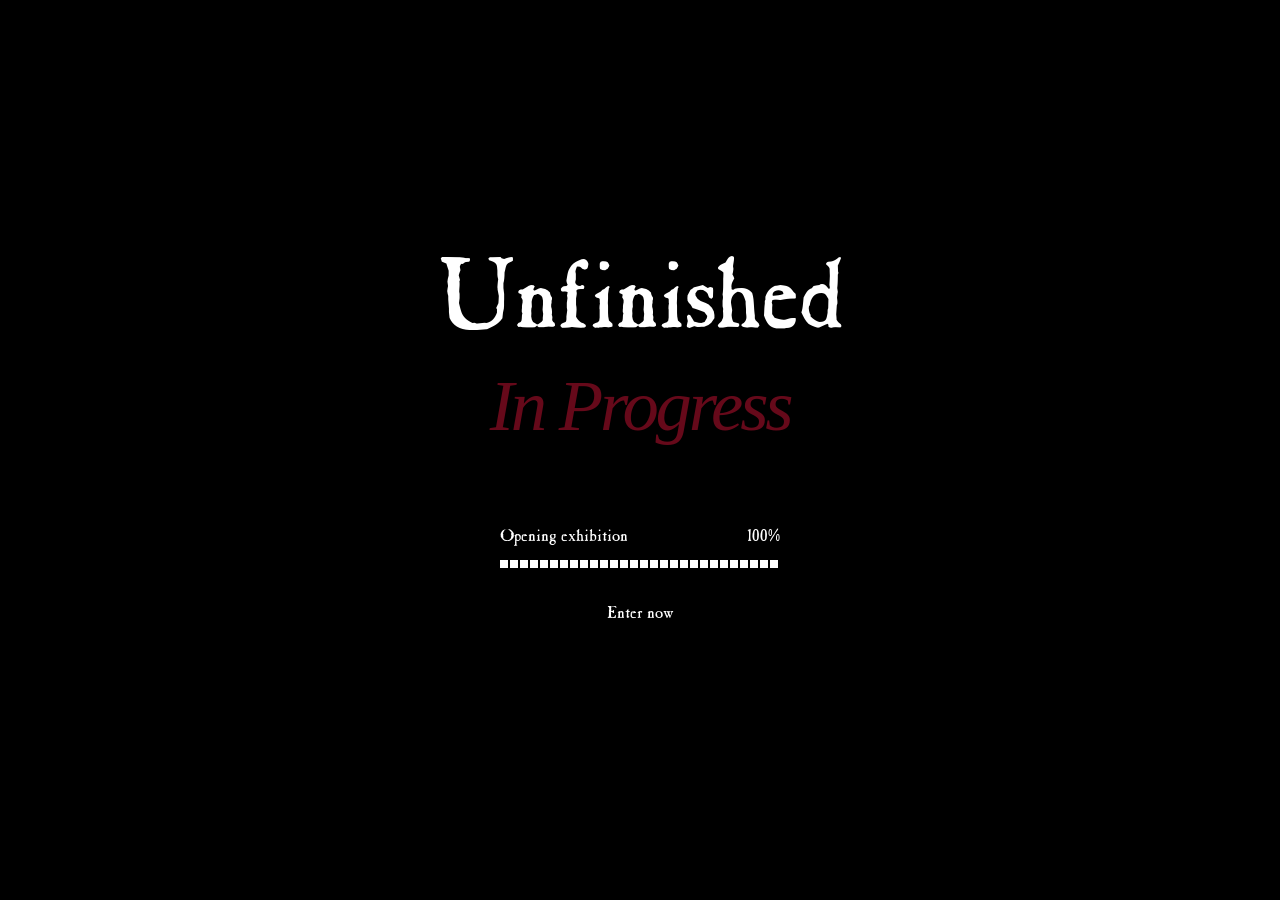
<file: index.html>
<!doctype html>
<html lang="en">
<head>
  <meta charset="utf-8">
  <meta name="viewport" content="width=device-width, initial-scale=1">
  <!-- HTML opens the exhibition eight seconds after this page finishes loading. -->
  <meta http-equiv="refresh" content="8; url=exhibit.html">
  <link rel="stylesheet" href="style.css">
  <title>Entering · Unfinished / In Progress</title>
</head>
<body class="entrance-page">
  <main class="entrance">
    <div class="entrance-title">
      <h1><span class="unfinished-word"><span class="flow-word">Unfinished</span></span> <span class="sr-only">/</span><em class="script"><span class="flow-word">In</span> <span class="flow-word">Progress</span></em></h1>
    </div>

    <div class="entrance-status">
      <div class="meter" style="--stop: 100; --time: none ">
        <p class="meter-label"><span><span class="flow-word">Opening</span> <span class="flow-word">exhibition</span></span> <span class="number flow-word" aria-hidden="true"></span></p>
        <div class="track" aria-hidden="true"><span></span></div>
      </div>
      <p class="sr-only">The exhibition opens automatically. You can also enter now.</p>
      <a class="quiet-link" href="exhibit.html"><span><span class="flow-word">Enter</span> <span class="flow-word">now</span></span></a>
    </div>
  </main>
</body>
</html>
</file>
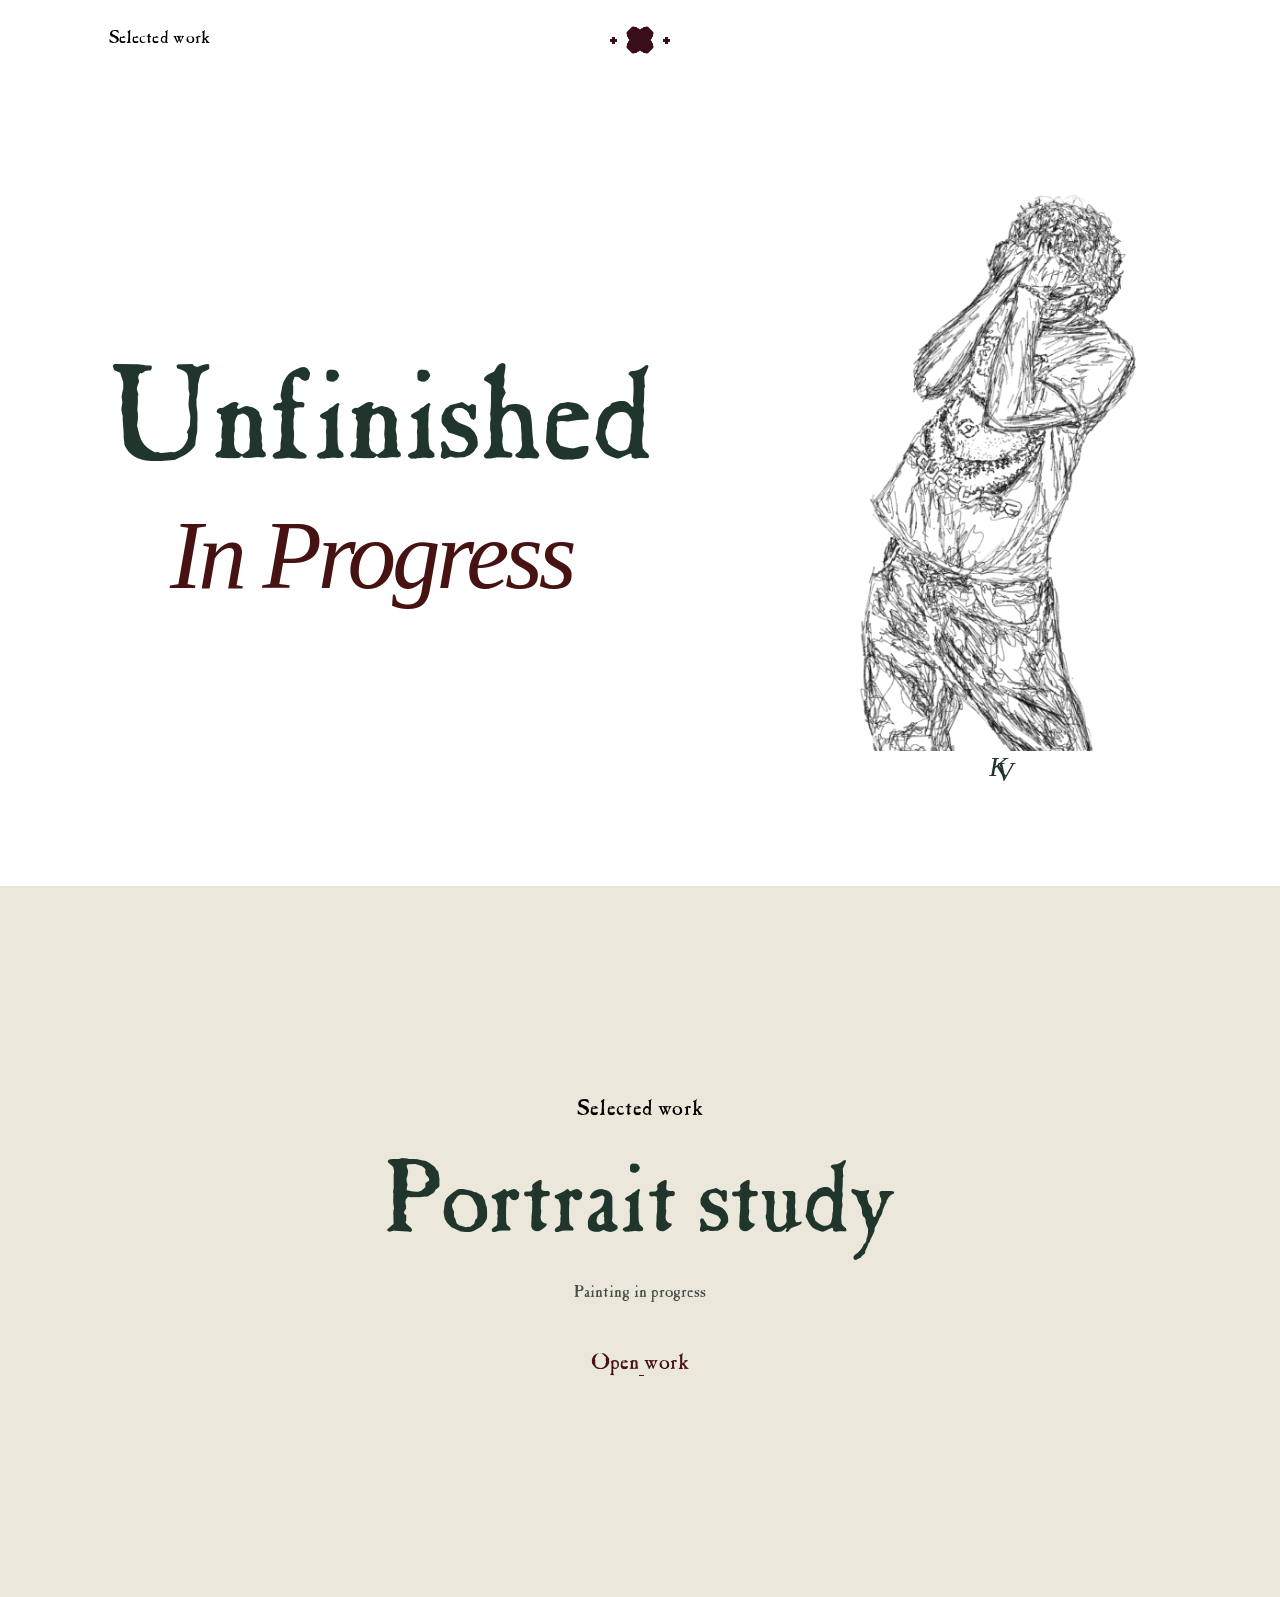
<file: exhibit.html>
<!doctype html>
<html lang="en" class="gallery-page">
<head>
  <meta charset="utf-8">
  <meta name="viewport" content="width=device-width, initial-scale=1">
  <link rel="stylesheet" href="style.css">
  <style>@media (prefers-reduced-motion: no-preference) { @view-transition { navigation: auto; } }</style>
  <title>Exhibition · Unfinished / In Progress</title>
</head>
<body>
  <header class="site-bar page-width">
    <span class="header-ornament" aria-hidden="true"><i></i><i></i><i></i></span>
    
    <nav aria-label="Exhibition">
      <a class="selected-type" href="#selected"><span><span class="flow-word">Selected</span> <span class="flow-word">work</span></span></a>
    </nav>
  </header>

  <main>
    <section class="gallery-intro page-width" aria-labelledby="show-title">
      <div>
        <h1 id="show-title" class="exhibit-title">
          <span class="unfinished-word"><span class="flow-word">Unfinished</span></span><span class="sr-only"> / </span>
          <em class="script"><span class="flow-word">In</span> <span class="flow-word">Progress</span></em>
        </h1>
      </div>

      <figure class="artist-portrait">
        <div class="drawing-window">
          <img src="images/self-portrait.png" width="1536" height="2048"
               alt="Kevin Vasquez drawn standing with both hands covering his face.">
        </div>
        <figcaption>
          <span class="plate-initials script" role="img" aria-label="KV, Kevin Vasquez">K<span>V</span></span>
        </figcaption>
      </figure>
    </section>

    <section id="selected" class="selected-work scroll-words" aria-labelledby="work-title">
      <div class="page-width">
        <p class="eyebrow selected-type"><span class="flow-word">Selected</span> <span class="flow-word">work</span></p>
        <h2 id="work-title" class="gather"><span class="flow-word">Portrait</span> <span class="flow-word">study</span></h2>
        <div class="work-entry">
          <p><span class="flow-word">Painting</span> <span class="flow-word">in</span> <span class="flow-word">progress</span></p>
          <a class="open-work" href="portrait.html"><span><span class="flow-word">Open</span> <span class="flow-word">work</span></span></a>
        </div>
      </div>
    </section>
  </main>
</body>
</html>
</file>
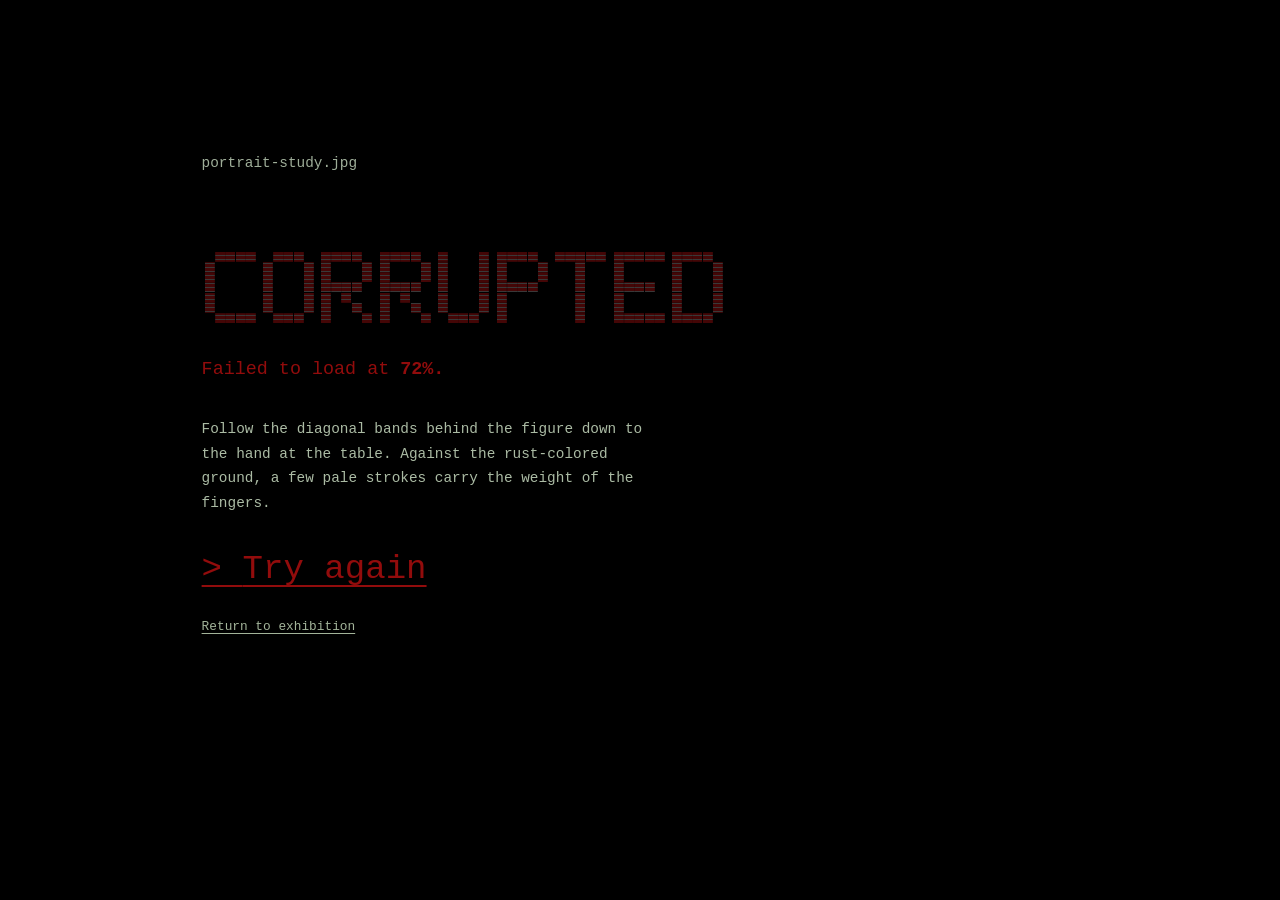
<file: portrait.html>
<!doctype html>
<html lang="en">
<head>
  <meta charset="utf-8">
  <meta name="viewport" content="width=device-width, initial-scale=1">
  <link rel="stylesheet" href="style.css">
  <style>@media (prefers-reduced-motion: no-preference) { @view-transition { navigation: auto; } }</style>
  <title>Portrait study  Unfinished / In Progress</title>
</head>
<body class="work-page">
  <div class="link-departure" aria-hidden="true"><span class="open-work">Open work</span></div>
  <header class="site-bar page-width">
    <span class="header-ornament" aria-hidden="true"><i></i><i></i><i></i></span>
    <a href="exhibit.html#selected"><span aria-hidden="true">←</span> <span><span class="scramble-word"><span class="scramble-text">Exhibition</span><span class="scramble-echo" aria-hidden="true" data-mix="Ebiitnhiox" data-near="Exhibtiion"></span></span></span></a>
    <span class="artist-name"><span class="scramble-word"><span class="scramble-text">Kevin</span><span class="scramble-echo" aria-hidden="true" data-mix="nvieK" data-near="Kevni"></span></span> <span class="scramble-word"><span class="scramble-text">Vasquez</span><span class="scramble-echo" aria-hidden="true" data-mix="uqVzesa" data-near="Vaqsuez"></span></span></span>
  </header>

  <!-- The meter stops at this number. Match the text in the error heading below. -->
  <main class="viewing-room page-width" style="--stop: 72">
    <h1 class="sr-only">Portrait study</h1>

    <!-- Try again links here. This section only appears when the URL ends in #artwork. -->
    <section id="artwork" class="recovered" tabindex="-1" aria-label="Recovered portrait">
      <form class="recovered-layout" autocomplete="off">
        <div class="framed-art">
          <div class="image-stage" role="group" aria-label="Six portrait fragments" aria-describedby="fragment-hint">
            <!-- Change src, alt, width, and height together if you replace the painting. -->
            <img src="images/portrait-study.jpg" width="1080" height="1360"
                 alt="Painted portrait of a man with glasses leaning over a table. Warm browns and rust reds frame the pale strokes of his hand.">
            <div class="tiles">
              <label class="tile" style="--wait: 120ms">
                <input type="checkbox" aria-label="Cover upper left fragment">
                <span class="cover" aria-hidden="true"><span class="scramble-word"><span class="scramble-text">Reveal</span><span class="scramble-echo" aria-hidden="true" data-mix="elavRe" data-near="eRveal"></span></span></span>
              </label>
              <label class="tile" style="--wait: 470ms">
                <input type="checkbox" aria-label="Cover upper middle fragment">
                <span class="cover" aria-hidden="true"><span class="scramble-word"><span class="scramble-text">Reveal</span><span class="scramble-echo" aria-hidden="true" data-mix="elavRe" data-near="eRveal"></span></span></span>
              </label>
              <label class="tile" style="--wait: 0ms">
                <input type="checkbox" aria-label="Cover upper right fragment">
                <span class="cover" aria-hidden="true"><span class="scramble-word"><span class="scramble-text">Reveal</span><span class="scramble-echo" aria-hidden="true" data-mix="elavRe" data-near="eRveal"></span></span></span>
              </label>
              <label class="tile" style="--wait: 650ms">
                <input type="checkbox" aria-label="Cover lower left fragment">
                <span class="cover" aria-hidden="true"><span class="scramble-word"><span class="scramble-text">Reveal</span><span class="scramble-echo" aria-hidden="true" data-mix="elavRe" data-near="eRveal"></span></span></span>
              </label>
              <label class="tile" style="--wait: 250ms">
                <input type="checkbox" aria-label="Cover lower middle fragment">
                <span class="cover" aria-hidden="true"><span class="scramble-word"><span class="scramble-text">Reveal</span><span class="scramble-echo" aria-hidden="true" data-mix="elavRe" data-near="eRveal"></span></span></span>
              </label>
              <label class="tile" style="--wait: 380ms">
                <input type="checkbox" aria-label="Cover lower right fragment">
                <span class="cover" aria-hidden="true"><span class="scramble-word"><span class="scramble-text">Reveal</span><span class="scramble-echo" aria-hidden="true" data-mix="elavRe" data-near="eRveal"></span></span></span>
              </label>
            </div>
          </div>
        </div>

        <div class="wall-label scroll-words">
          <p class="label-credit script">Kevin Vasquez</p>
          <p class="label-medium"><span class="scramble-word"><span class="scramble-text">Painting</span><span class="scramble-echo" aria-hidden="true" data-mix="ntaniPgi" data-near="aPinting"></span></span> <span class="scramble-word"><span class="scramble-text">in</span><span class="scramble-echo" aria-hidden="true" data-mix="ni" data-near="in"></span></span> <span class="scramble-word"><span class="scramble-text">progress</span><span class="scramble-echo" aria-hidden="true" data-mix="rpeosrgs" data-near="rpogress"></span></span></p>
          <h2><span class="scramble-word"><span class="scramble-text">Portrait</span><span class="scramble-echo" aria-hidden="true" data-mix="trPorait" data-near="Portarit"></span></span> <span class="scramble-word"><span class="scramble-text">study</span><span class="scramble-echo" aria-hidden="true" data-mix="tusdy" data-near="stduy"></span></span></h2>
          <p class="statement-copy">
          <span class="scramble-word"><span class="scramble-text">Follow</span><span class="scramble-echo" aria-hidden="true" data-mix="ollwoF" data-near="Flolow"></span></span>
          <span class="scramble-word"><span class="scramble-text">the</span><span class="scramble-echo" aria-hidden="true" data-mix="teh" data-near="teh"></span></span>
          <span class="scramble-word"><span class="scramble-text">diagonal</span><span class="scramble-echo" aria-hidden="true" data-mix="londaaig" data-near="diaognal"></span></span>
          <span class="scramble-word"><span class="scramble-text">bands</span><span class="scramble-echo" aria-hidden="true" data-mix="nsbda" data-near="badns"></span></span>
          <span class="scramble-word"><span class="scramble-text">behind</span><span class="scramble-echo" aria-hidden="true" data-mix="idhenb" data-near="bheind"></span></span>
          <span class="scramble-word"><span class="scramble-text">the</span><span class="scramble-echo" aria-hidden="true" data-mix="teh" data-near="teh"></span></span>
          <span class="scramble-word"><span class="scramble-text">figure</span><span class="scramble-echo" aria-hidden="true" data-mix="rgieuf" data-near="fiugre"></span></span>
          <span class="scramble-word"><span class="scramble-text">down</span><span class="scramble-echo" aria-hidden="true" data-mix="odwn" data-near="dwon"></span></span>
          <span class="scramble-word"><span class="scramble-text">to</span><span class="scramble-echo" aria-hidden="true" data-mix="ot" data-near="to"></span></span>
          <span class="scramble-word"><span class="scramble-text">the</span><span class="scramble-echo" aria-hidden="true" data-mix="teh" data-near="teh"></span></span>
          <span class="scramble-word"><span class="scramble-text">hand</span><span class="scramble-echo" aria-hidden="true" data-mix="adnh" data-near="ahnd"></span></span>
          <span class="scramble-word"><span class="scramble-text">at</span><span class="scramble-echo" aria-hidden="true" data-mix="ta" data-near="at"></span></span>
          <span class="scramble-word"><span class="scramble-text">the</span><span class="scramble-echo" aria-hidden="true" data-mix="teh" data-near="teh"></span></span>
          <span class="scramble-word"><span class="scramble-text">table.</span><span class="scramble-echo" aria-hidden="true" data-mix="lbtae." data-near="tabel."></span></span>
          <span class="scramble-word"><span class="scramble-text">Against</span><span class="scramble-echo" aria-hidden="true" data-mix="Asintga" data-near="gAainst"></span></span>
          <span class="scramble-word"><span class="scramble-text">the</span><span class="scramble-echo" aria-hidden="true" data-mix="teh" data-near="teh"></span></span>
          <span class="scramble-word"><span class="scramble-text">rust-colored</span><span class="scramble-echo" aria-hidden="true" data-mix="oroc-ustlder" data-near="rust-oclored"></span></span>
          <span class="scramble-word"><span class="scramble-text">ground,</span><span class="scramble-echo" aria-hidden="true" data-mix="donugr," data-near="rgound,"></span></span>
          <span class="scramble-word"><span class="scramble-text">a</span><span class="scramble-echo" aria-hidden="true" data-mix="a" data-near="a"></span></span>
          <span class="scramble-word"><span class="scramble-text">few</span><span class="scramble-echo" aria-hidden="true" data-mix="fwe" data-near="fwe"></span></span>
          <span class="scramble-word"><span class="scramble-text">pale</span><span class="scramble-echo" aria-hidden="true" data-mix="apel" data-near="plae"></span></span>
          <span class="scramble-word"><span class="scramble-text">strokes</span><span class="scramble-echo" aria-hidden="true" data-mix="ostkres" data-near="srtokes"></span></span>
          <span class="scramble-word"><span class="scramble-text">carry</span><span class="scramble-echo" aria-hidden="true" data-mix="ayrcr" data-near="crary"></span></span>
          <span class="scramble-word"><span class="scramble-text">the</span><span class="scramble-echo" aria-hidden="true" data-mix="teh" data-near="teh"></span></span>
          <span class="scramble-word"><span class="scramble-text">weight</span><span class="scramble-echo" aria-hidden="true" data-mix="eigtwh" data-near="weigth"></span></span>
          <span class="scramble-word"><span class="scramble-text">of</span><span class="scramble-echo" aria-hidden="true" data-mix="fo" data-near="of"></span></span>
          <span class="scramble-word"><span class="scramble-text">the</span><span class="scramble-echo" aria-hidden="true" data-mix="teh" data-near="teh"></span></span>
          <span class="scramble-word"><span class="scramble-text">fingers.</span><span class="scramble-echo" aria-hidden="true" data-mix="gnisfer." data-near="fingres."></span></span>
        </p>
          <p class="fragment-hint" id="fragment-hint"><span class="scramble-word"><span class="scramble-text">Tap</span><span class="scramble-echo" aria-hidden="true" data-mix="pTa" data-near="aTp"></span></span> <span class="scramble-word"><span class="scramble-text">a</span><span class="scramble-echo" aria-hidden="true" data-mix="a" data-near="a"></span></span> <span class="scramble-word"><span class="scramble-text">piece</span><span class="scramble-echo" aria-hidden="true" data-mix="ciepe" data-near="peice"></span></span> <span class="scramble-word"><span class="scramble-text">to</span><span class="scramble-echo" aria-hidden="true" data-mix="ot" data-near="to"></span></span> <span class="scramble-word"><span class="scramble-text">cover</span><span class="scramble-echo" aria-hidden="true" data-mix="ovrec" data-near="coevr"></span></span> <span class="scramble-word"><span class="scramble-text">it.</span><span class="scramble-echo" aria-hidden="true" data-mix="ti." data-near="it."></span></span> <span class="scramble-word"><span class="scramble-text">Tap</span><span class="scramble-echo" aria-hidden="true" data-mix="pTa" data-near="aTp"></span></span> <span class="scramble-word"><span class="scramble-text">again</span><span class="scramble-echo" aria-hidden="true" data-mix="niaga" data-near="agani"></span></span> <span class="scramble-word"><span class="scramble-text">to</span><span class="scramble-echo" aria-hidden="true" data-mix="ot" data-near="to"></span></span> <span class="scramble-word"><span class="scramble-text">bring</span><span class="scramble-echo" aria-hidden="true" data-mix="nirgb" data-near="birng"></span></span> <span class="scramble-word"><span class="scramble-text">it</span><span class="scramble-echo" aria-hidden="true" data-mix="ti" data-near="it"></span></span> <span class="scramble-word"><span class="scramble-text">back.</span><span class="scramble-echo" aria-hidden="true" data-mix="bakc." data-near="bakc."></span></span></p>
          <a class="quiet-link" href="portrait.html?note#statement"><span><span class="scramble-word"><span class="scramble-text">Read</span><span class="scramble-echo" aria-hidden="true" data-mix="dRae" data-near="eRad"></span></span> <span class="scramble-word"><span class="scramble-text">statement</span><span class="scramble-echo" aria-hidden="true" data-mix="mateentst" data-near="sattement"></span></span></span></a>
          <button class="quiet-link" type="reset"><span><span class="scramble-word"><span class="scramble-text">Show</span><span class="scramble-echo" aria-hidden="true" data-mix="howS" data-near="Shwo"></span></span> <span class="scramble-word"><span class="scramble-text">every</span><span class="scramble-echo" aria-hidden="true" data-mix="eyrev" data-near="evrey"></span></span> <span class="scramble-word"><span class="scramble-text">piece</span><span class="scramble-echo" aria-hidden="true" data-mix="ciepe" data-near="peice"></span></span></span></button>
        </div>
      </form>
    </section>

    <div class="attempt">
      <section id="statement" class="boot-error" tabindex="-1" aria-labelledby="failure">
        <div class="boot-log">
          <p class="boot-file">portrait-study.jpg</p>
          <h2 id="failure">Corrupted</h2>
          <p class="boot-status">Failed to load at <strong>72%.</strong></p>
          <p class="boot-statement">
          <span class="scramble-word"><span class="scramble-text">Follow</span><span class="scramble-echo" aria-hidden="true" data-mix="ollwoF" data-near="Flolow"></span></span>
          <span class="scramble-word"><span class="scramble-text">the</span><span class="scramble-echo" aria-hidden="true" data-mix="teh" data-near="teh"></span></span>
          <span class="scramble-word"><span class="scramble-text">diagonal</span><span class="scramble-echo" aria-hidden="true" data-mix="londaaig" data-near="diaognal"></span></span>
          <span class="scramble-word"><span class="scramble-text">bands</span><span class="scramble-echo" aria-hidden="true" data-mix="nsbda" data-near="badns"></span></span>
          <span class="scramble-word"><span class="scramble-text">behind</span><span class="scramble-echo" aria-hidden="true" data-mix="idhenb" data-near="bheind"></span></span>
          <span class="scramble-word"><span class="scramble-text">the</span><span class="scramble-echo" aria-hidden="true" data-mix="teh" data-near="teh"></span></span>
          <span class="scramble-word"><span class="scramble-text">figure</span><span class="scramble-echo" aria-hidden="true" data-mix="rgieuf" data-near="fiugre"></span></span>
          <span class="scramble-word"><span class="scramble-text">down</span><span class="scramble-echo" aria-hidden="true" data-mix="odwn" data-near="dwon"></span></span>
          <span class="scramble-word"><span class="scramble-text">to</span><span class="scramble-echo" aria-hidden="true" data-mix="ot" data-near="to"></span></span>
          <span class="scramble-word"><span class="scramble-text">the</span><span class="scramble-echo" aria-hidden="true" data-mix="teh" data-near="teh"></span></span>
          <span class="scramble-word"><span class="scramble-text">hand</span><span class="scramble-echo" aria-hidden="true" data-mix="adnh" data-near="ahnd"></span></span>
          <span class="scramble-word"><span class="scramble-text">at</span><span class="scramble-echo" aria-hidden="true" data-mix="ta" data-near="at"></span></span>
          <span class="scramble-word"><span class="scramble-text">the</span><span class="scramble-echo" aria-hidden="true" data-mix="teh" data-near="teh"></span></span>
          <span class="scramble-word"><span class="scramble-text">table.</span><span class="scramble-echo" aria-hidden="true" data-mix="lbtae." data-near="tabel."></span></span>
          <span class="scramble-word"><span class="scramble-text">Against</span><span class="scramble-echo" aria-hidden="true" data-mix="Asintga" data-near="gAainst"></span></span>
          <span class="scramble-word"><span class="scramble-text">the</span><span class="scramble-echo" aria-hidden="true" data-mix="teh" data-near="teh"></span></span>
          <span class="scramble-word"><span class="scramble-text">rust-colored</span><span class="scramble-echo" aria-hidden="true" data-mix="oroc-ustlder" data-near="rust-oclored"></span></span>
          <span class="scramble-word"><span class="scramble-text">ground,</span><span class="scramble-echo" aria-hidden="true" data-mix="donugr," data-near="rgound,"></span></span>
          <span class="scramble-word"><span class="scramble-text">a</span><span class="scramble-echo" aria-hidden="true" data-mix="a" data-near="a"></span></span>
          <span class="scramble-word"><span class="scramble-text">few</span><span class="scramble-echo" aria-hidden="true" data-mix="fwe" data-near="fwe"></span></span>
          <span class="scramble-word"><span class="scramble-text">pale</span><span class="scramble-echo" aria-hidden="true" data-mix="apel" data-near="plae"></span></span>
          <span class="scramble-word"><span class="scramble-text">strokes</span><span class="scramble-echo" aria-hidden="true" data-mix="ostkres" data-near="srtokes"></span></span>
          <span class="scramble-word"><span class="scramble-text">carry</span><span class="scramble-echo" aria-hidden="true" data-mix="ayrcr" data-near="crary"></span></span>
          <span class="scramble-word"><span class="scramble-text">the</span><span class="scramble-echo" aria-hidden="true" data-mix="teh" data-near="teh"></span></span>
          <span class="scramble-word"><span class="scramble-text">weight</span><span class="scramble-echo" aria-hidden="true" data-mix="eigtwh" data-near="weigth"></span></span>
          <span class="scramble-word"><span class="scramble-text">of</span><span class="scramble-echo" aria-hidden="true" data-mix="fo" data-near="of"></span></span>
          <span class="scramble-word"><span class="scramble-text">the</span><span class="scramble-echo" aria-hidden="true" data-mix="teh" data-near="teh"></span></span>
          <span class="scramble-word"><span class="scramble-text">fingers.</span><span class="scramble-echo" aria-hidden="true" data-mix="gnisfer." data-near="fingres."></span></span>
        </p>
          <a class="retry" href="portrait.html#artwork">Try again</a>
          <a class="boot-back" href="exhibit.html#selected">Return to exhibition</a>
        </div>
      </section>

      <section class="work-loading" aria-label="Opening the portrait">
        <div class="loading-frame" aria-hidden="true">
          <img class="blurred-print" src="images/portrait-study.jpg" alt="" width="1080" height="1360">
          <span class="loading-orbit" aria-hidden="true"><i></i><i></i><i></i></span>
        </div>
        <div class="meter">
          <p class="meter-label"><span><span class="scramble-word"><span class="scramble-text">Loading</span><span class="scramble-echo" aria-hidden="true" data-mix="nadgLio" data-near="Lodaing"></span></span> <span class="scramble-word"><span class="scramble-text">portrait</span><span class="scramble-echo" aria-hidden="true" data-mix="irprotat" data-near="oprtrait"></span></span></span> <span class="number" aria-hidden="true"></span></p>
          <div class="track" aria-hidden="true"><span></span></div>
        </div>
        <a class="quiet-link" href="portrait.html?note#statement"><span><span class="scramble-word"><span class="scramble-text">Read</span><span class="scramble-echo" aria-hidden="true" data-mix="dRae" data-near="eRad"></span></span> <span class="scramble-word"><span class="scramble-text">statement</span><span class="scramble-echo" aria-hidden="true" data-mix="mateentst" data-near="sattement"></span></span> <span class="scramble-word"><span class="scramble-text">now</span><span class="scramble-echo" aria-hidden="true" data-mix="own" data-near="nwo"></span></span></span></a>
      </section>
    </div>
  </main>
</body>
</html>
</file>
<file: style.css>
/* The title font sits inside the fonts folder beside this stylesheet. */
@font-face {
  font-family: "Casablanca Antique";
  src: url("fonts/cas_antn.ttf") format("truetype");
  font-weight: 400;
  font-style: normal;
  font-display: swap;
}

@font-face {
  font-family: "Exhibit Bitmap"; src: url("fonts/exhibit-bitmap.ttf") format("truetype"); font-display: swap;
}
@font-face {
  font-family: "Exhibit Small Caps"; src: url("fonts/lmromancaps10-regular.otf") format("opentype"); font-display: swap;
}
@font-face {
  font-family: "Exhibit Italic"; src: url("fonts/lmroman12-italic.otf") format("opentype"); font-style: italic; font-display: swap;
}

/* 1. Gallery materials and shared type */
:root {
  --ornament-color: #390f1b;
  --ornament-gap: 8px;
  --casablanca: "Casablanca Antique", var(--serif);
  --study-font: "Exhibit Italic", var(--serif);
  --pixel-font: "Exhibit Bitmap", ui-monospace, monospace;
  --drawing-width: clamp(3.4rem, 12svh, 7.4rem);
  --hero-time: 2.8s;
  --flow-time: 1.15s;
  --light-strength: .36;
  --paper: #ffffff;
  --mat: #ebe7da;
  --ink: #20352c;
  --muted: #454c46;
  --wine: #461212;
  --rule: #b9b9aa;
  --serif: "Times New Roman", Times, serif;
  --sans: -apple-system, BlinkMacSystemFont, "Segoe UI", Arial, sans-serif;
  --time: 1.85s;
  --hold: 0.95s;
}
* { box-sizing: border-box; }
html { color-scheme: light; background: var(--paper); }
body {
  isolation: isolate;
  margin: 0;
  background: var(--paper);
  color: var(--ink);
  font: 1rem/1.5 var(--sans);
}
a { color: inherit; text-underline-offset: .22em; }
button, input { font: inherit; }
a:focus-visible, button:focus-visible {
  outline: 2px solid currentColor;
  outline-offset: 5px;
}
h1, h2, p { margin: 0; }
h1, h2 { font-family: var(--serif); font-weight: 400; }
.unfinished-word {
  font-family: var(--casablanca);
  font-weight: 400;
  letter-spacing: -.02em;
}
.script {
  font-family: "Snell Roundhand", "Edwardian Script ITC", "Monotype Corsiva", "Segoe Script", "Apple Chancery",
               "URW Chancery L", "Z003", "Times New Roman", serif;
  font-weight: 400;
  font-style: italic;
  font-synthesis: none;
}
.sr-only {
  position: absolute;
  width: 1px;
  height: 1px;
  margin: -1px;
  overflow: hidden;
  clip-path: inset(50%);
  white-space: nowrap;
}
.page-width { width: min(83%, 72rem); margin-inline: auto; }
.site-bar {
  min-height: 5rem;
  display: flex;
  justify-content: space-between;
  align-items: center;
  gap: 1rem;
  position: relative;
  font-size: .9rem;
}
.site-bar a, .quiet-link {
  min-height: 64px;
  display: inline-flex;
  align-items: center;
  gap: .45rem;
  text-decoration: none;
}
.site-bar a:hover, .quiet-link:hover { text-decoration: underline; }
.artist-name { font-weight: 550; letter-spacing: 0; }
.eyebrow {
  font: 600 .76rem/1.5 var(--sans);
  letter-spacing: .1em;
  text-transform: uppercase;
}
.quiet-link { width: fit-content; font-size: .84rem; }

/* 2. A shared percentage meter. Changing the integer moves the line and number together. */
@property --reading {
  syntax: "<integer>";
  inherits: true;
  initial-value: 0;
}
.meter {
  --reading: var(--stop);
  width: min(100%, 18rem);
}
.meter-label {
  display: flex;
  align-items: baseline;
  justify-content: space-between;
  gap: 1.2rem;
  margin-bottom: .6rem;
  font-size: .875rem;
}
.number { font-family: ui-monospace, Consolas, monospace; font-variant-numeric: tabular-nums; }
.number::after {
  counter-reset: reading var(--reading);
  content: counter(reading) "%";
}
.track { height: 2px; background: var(--track-color, var(--rule)); }
.track > span {
  display: block;
  width: calc(var(--reading) * 1%);
  height: 100%;
  background: currentColor;
}
@keyframes count-up {
  from { --reading: 0; }
  to   { --reading: var(--stop); }
}
@media (prefers-reduced-motion: no-preference) {
  .gallery-page { scroll-behavior: smooth; }
  .meter { animation: count-up var(--time) cubic-bezier(.22,.62,.34,1) both; }
}

/* 3. The entrance. The actual page change is in index.html. */
.entrance-page { background: #000000; color: var(--paper); }
.entrance {
  --track-color: #505050;
  min-height: 100vh;
  min-height: 100svh;
  display: grid;
  place-content: center;
  justify-items: center;
  row-gap: clamp(2.4rem, 9vh, 6rem);
  padding: 2rem 1.25rem;
  text-align: center;
}
.boot-prompt { display: block; margin-bottom: 1.5rem; color: #d9b3ba; font: 400 1.1rem/1.2 var(--casablanca); }
.entrance h1 { font: 400 clamp(3.25rem, 8vw, 7rem)/1.04 var(--casablanca); }
.entrance h1 .script { display: block; color: #66091a; margin-top: .1em; font-size: .71em; letter-spacing: -.044em; }
.entrance-status { width: min(17.5rem, 80vw); }
.entrance-status .meter-label, .entrance-status .number, .entrance-status .quiet-link { font: 400 1.1rem/1.5 var(--casablanca); }
.entrance-status .quiet-link { margin-top: .85rem; color: #fff; }
.entrance-status .track { height: 8px; position: relative; }
.entrance-status .track::after { content: ""; position: absolute; inset: 0; background: repeating-linear-gradient(90deg, transparent 0 8px, #000000 8px 10px); }
@keyframes cursor-pulse { 0%, 45% { opacity: 1; } 55%, 100% { opacity: .2; } }
@media (prefers-reduced-motion: no-preference) {
  .entrance-status .meter { animation-timing-function: steps(25, end); }
  .pixel-cursor { animation: cursor-pulse 1s step-end 8; }
}

/* 4. The exhibition title and the artist's drawing share the opening screen. */
.gallery-intro {
  display: grid;
  grid-template-columns: minmax(0, 1fr) 32%;
  gap: clamp(.8rem, 3.8vw, 3.75rem);
  align-items: center;
  min-height: 77vh;
  min-height: 77svh;
  padding-block: clamp(3rem, 8vw, 7rem);
}
.exhibit-title {
  font-size: clamp(3.65rem, 10.7vw, 9.5rem);
  letter-spacing: -.067em;
  line-height: .88;
}
.exhibit-title .script {
  display: block;
  color: var(--wine);
  width: fit-content;
  margin: .05em 0 0 .63em;
  font-size: .71em;
  line-height: 1.2;
  letter-spacing: -.044em;
}

.artist-portrait { width: 100%; margin: 0; display: grid; justify-items: center; }
.drawing-window { position: relative; width: min(100%, 320px); aspect-ratio: 1080 / 1920; overflow: hidden; }
.drawing-window img {
  display: block; position: absolute; width: 220.69%; height: auto;
  left: -48.28%; top: -48.38%;
}
.plate-initials { display: inline-block; position: relative; font-size: 1.7rem; line-height: 1.2; }
.plate-initials > span { position: relative; top: .18em; margin-left: -.4em; }
@keyframes gallery-arrival {
  from { opacity: 0; transform: translateY(.6rem); }
  to { opacity: 1; transform: none; }
}
@media (prefers-reduced-motion: no-preference) {
  .artist-portrait { animation: gallery-arrival var(--hero-time) ease-out both; }
}
/* The ornament is a cluster of three four-petal rosettes floating in the header. */
.header-ornament {
  position: absolute; left: 50%; top: 50%; transform: translate(-50%, -50%);
  display: flex; gap: var(--ornament-gap); align-items: center; color: var(--ornament-color); pointer-events: none;
}
.header-ornament i {
  width: 7px; aspect-ratio: 1;
  background:
    radial-gradient(ellipse 25% 31% at 50% 25%, currentColor 94%, transparent),
    radial-gradient(ellipse 25% 31% at 50% 75%, currentColor 94%, transparent),
    radial-gradient(ellipse 31% 25% at 25% 50%, currentColor 94%, transparent),
    radial-gradient(ellipse 31% 25% at 75% 50%, currentColor 94%, transparent);
}
.header-ornament i:nth-child(2) { width: 30px; transform: rotate(45deg); }
.selected-work {
  background: var(--mat); min-height: 79vh; min-height: 79svh; padding-block: clamp(5rem, 10vw, 9rem);
  display: grid; align-items: center; text-align: center;
}
.selected-type, .selected-work .selected-type {
  font: 400 1.18rem/1.2 var(--casablanca); letter-spacing: .015em;
  color: #000; text-transform: none;
}
.selected-work .selected-type { font-size: clamp(1.15rem, 1.8vw, 1.55rem); }
.gather {
  max-width: 100%; margin: clamp(1.2rem, 3vh, 2.6rem) auto .65rem;
  font: 400 clamp(3rem, 8.2vw, 7.3rem)/1.12 var(--casablanca); letter-spacing: -.02em;
}
.work-entry { display: grid; justify-items: center; gap: clamp(1.6rem, 4vh, 3.4rem); }
.work-entry p { font: 400 1.12rem/1.5 var(--casablanca); color: var(--muted); }
.open-work {
  display: inline-flex; align-items: center; min-height: 44px;
  font: 400 1.45rem/1.2 var(--casablanca); color: var(--wine);
  text-decoration: underline; text-decoration-thickness: 1px; text-underline-offset: .24em;
}
a.open-work:hover { text-underline-offset: .37em; }
a.open-work:active { opacity: .52; }
@keyframes departing-ink { to { opacity: 0; } }
@media (prefers-reduced-motion: no-preference) {
  a.open-work { view-transition-name: catalogue-link; }
  ::view-transition-old(catalogue-link) { animation: departing-ink .52s ease-out both; }
  @supports (animation-timeline: view()) and (animation-range: entry 0% entry 100%) {
    a.open-work { animation: departing-ink 1ms linear reverse both; animation-timeline: view(); animation-range: entry 0% entry 100%; }
  }
}

a.open-work:focus-visible { animation: none; opacity: 1; }

/* 5. Words arrive on the entrance and gallery. Portrait copy uses normal text. */
.scramble-echo { display: none; }
.flow-word { display: inline-block; }
@keyframes word-arrival {
  from { opacity: 0; transform: translateY(.38em); }
  to { opacity: 1; transform: translateY(0); }
}
@media (prefers-reduced-motion: no-preference) {
  :where(.entrance-page, .gallery-page) :is(.flow-word, .scramble-word) {
    display: inline-block;
    animation: word-arrival var(--flow-time) cubic-bezier(.19,.72,.22,1) var(--lag, 0ms) both;
  }
  :is(.flow-word, .scramble-word):nth-child(2) { --lag: 120ms; }
  :is(.flow-word, .scramble-word):nth-child(3) { --lag: 240ms; }
  .exhibit-title, .entrance-title h1 { --flow-time: var(--hero-time); }
  .exhibit-title .script, .entrance-title .script { --lag: 140ms; }
  .exhibit-title .script > :nth-child(2), .entrance-title .script > :nth-child(2) { --lag: 260ms; }

  @supports (animation-timeline: view()) and (animation-range: entry 0% entry 100%) {
    .gallery-page .scroll-words :is(.selected-type, .gather, .work-entry p, .open-work) { view-timeline: --line block; }
    .gallery-page .scroll-words :is(.flow-word, .scramble-word) {
      animation-timeline: --line;
      animation-duration: 1ms;
      animation-delay: 0s;
      animation-range: entry 0% entry 100%;
    }
  }
  @supports (timeline-trigger: --line-in view() entry 0% exit 100%) and (trigger-scope: --line-in) and (animation-trigger: --line-in play-once) {
    .gallery-page .scroll-words :is(.selected-type, .gather, .work-entry p, .open-work) {
      timeline-trigger: --line-in view() entry 0% exit 100%;
      trigger-scope: --line-in;
    }
    .gallery-page .scroll-words :is(.flow-word, .scramble-word) {
      animation-timeline: auto;
      animation-range: normal;
      animation-duration: var(--flow-time);
      animation-delay: var(--lag, 0ms);
      animation-trigger: --line-in play-once;
    }
  }
}
@media print, (forced-colors: active) {
  :where(.entrance-page, .gallery-page) :is(.flow-word, .scramble-word) { animation: none; }
}

/* A translucent wash is visible on white paper. The second layer blends with the ink and painting. */
.work-page::before, .work-page::after {
  content: "";
  position: fixed;
  inset: 0;
  pointer-events: none;
  opacity: var(--light-strength);
}
.work-page::before {
  z-index: 10;
  background:
    radial-gradient(ellipse at 12% 7%, rgb(181 82 115 / 25%), transparent 60%),
    radial-gradient(ellipse at 94% 85%, rgb(88 72 132 / 20%), transparent 63%);
}
.work-page::after {
  z-index: 11;
  background:
    radial-gradient(ellipse at 12% 7%, #f1aabe, transparent 64%),
    radial-gradient(ellipse at 94% 85%, #f4f4f4, transparent 67%);
  mix-blend-mode: soft-light;
}
@media (forced-colors: active), print {
  .work-page::before, .work-page::after, .scramble-echo { display: none; }
  .scramble-text { animation: none; }
}

/* 6. The work has a separate loading attempt. The error waits until the meter stalls. */
.viewing-room {
  min-height: calc(100vh - 5rem);
  min-height: calc(100svh - 5rem);
  display: grid;
  align-items: center;
  padding-block: clamp(2rem, 6vh, 4.5rem);
}
.attempt { display: grid; place-items: center; }
.work-loading { display: none; width: min(100%, 22rem); gap: .8rem; justify-items: center; }
.loading-frame {
  position: relative; width: min(100%, 32vh, 18rem); aspect-ratio: 1080 / 1360;
  overflow: hidden; background: var(--mat);
}
.blurred-print { width: 100%; height: 100%; object-fit: cover; filter: blur(10px); transform: scale(1.1); }
.loading-orbit { position: absolute; left: calc(50% - 10px); top: calc(50% - 10px); width: 20px; height: 20px; }
.loading-orbit i {
  position: absolute; left: 8px; top: 0; width: 4px; height: 4px; border-radius: 50%;
  background: #000; box-shadow: 0 0 2px #fff; transform-origin: 2px 10px;
}
.loading-orbit i:nth-child(2) { transform: rotate(120deg); opacity: .78; }
.loading-orbit i:nth-child(3) { transform: rotate(240deg); opacity: .56; }
@keyframes orbit { to { transform: rotate(1turn); } }
@keyframes leave-wall { from { opacity: 1; visibility: visible; } to { opacity: 0; visibility: hidden; } }
.link-departure { display: none; }
@media (prefers-reduced-motion: no-preference) {
  .loading-orbit { animation: orbit 1.05s linear infinite; }
}
.work-loading .meter { width: min(100%, 32vh, 18rem); }
.boot-error {
  position: fixed; inset: 0; z-index: 30; overflow: auto;
  color: #920c0c; background-color: #000;
  background-image: repeating-linear-gradient(0deg, transparent 0 3px, #00000007 3px 4px);
  font-family: ui-monospace, Consolas, "Courier New", monospace;
}
.boot-log { max-width: 66rem; margin-inline: auto; padding: clamp(3rem, 17vh, 12rem) clamp(1.3rem, 7vw, 7rem) 3.5rem; }
.boot-file { color: #9fae99; font-size: .9rem; }
.boot-error h2 {
  margin: .65em 0 .12em; font: 400 clamp(2.45rem, 8vw, 7rem)/1 var(--pixel-font);
  letter-spacing: -.025em; text-transform: uppercase; text-shadow: 1px 0 #9aba9280;
}
.boot-error h2::after { content: ""; display: inline-block; width: .24em; height: .71em; margin-left: .15em; background: currentColor; }
@supports (background-clip: text) {
  @media (forced-colors: none) {
    .boot-error h2 {
      color: transparent; text-shadow: none; background-clip: text;
      background-image: repeating-linear-gradient(0deg, #393939 0 1px, #440606 1px 4px);
    }
    .boot-error h2::after { background: #000; }
  }
}
.boot-status { font-size: clamp(.95rem, 2vw, 1.15rem); }
.boot-statement { max-width: 52ch; margin: 2.1rem 0 1.1rem; color: #abbba4; font-size: .9rem; line-height: 1.7; }
.retry, .boot-back { display: block; width: fit-content; padding-block: .7rem; }
.retry { font-size: 2.13rem; text-decoration-thickness: 2px; }
.retry::before { content: "> " / ""; }
.boot-back { font-size: .8rem; color: #a3b49a; }
@keyframes boot-on  { from { visibility: hidden; } to { visibility: visible; } }
@keyframes boot-off { from { visibility: visible; } to { visibility: hidden; } }
@media (prefers-reduced-motion: no-preference) {
  .work-loading { display: grid; animation: boot-off 1ms steps(1,end) calc(var(--time) + var(--hold)) both; }
  .boot-error:not(:target) { animation: boot-on 1ms steps(1,end) calc(var(--time) + var(--hold)) both; }
}
#statement:target + .work-loading { display: none; }
/* Keep keyboard focus on the active screen; navigation is available inside each state. */
.work-page:not(:has(#artwork:target)) > .site-bar { visibility: hidden; }
@media (prefers-reduced-motion: no-preference) {
  .work-page:not(:has(:target)) > .site-bar {
    visibility: visible;
    animation: boot-off 1ms steps(1,end) calc(var(--time) + var(--hold)) both;
  }
}
.recovered { display: none; scroll-margin-block-start: 1rem; }
#artwork:target { display: block; }
#artwork:target ~ .attempt { display: none; }

/* A short outgoing wall lets the link dissolve into the painting, including for local files. */
@media (prefers-reduced-motion: no-preference) {
  .work-page:not(:has(:target)) > .link-departure {
    display: grid; place-items: center; position: fixed; inset: 0; z-index: 25;
    pointer-events: none; background: var(--mat); animation: leave-wall .72s ease-in both;
  }
  .work-page:not(:has(:target)) .work-loading .meter { animation-delay: .72s; }
  .work-page:not(:has(:target)) .work-loading,
  .work-page:not(:has(:target)) .boot-error,
  .work-page:not(:has(:target)) > .site-bar { animation-delay: calc(.72s + var(--time) + var(--hold)); }
}

/* The short pause also exposes the blurred state when movement is reduced. */
@media (prefers-reduced-motion: reduce) {
  .work-loading { display: grid; animation: boot-off 1ms steps(1,end) 1s both; }
  .boot-error:not(:target) { animation: boot-on 1ms steps(1,end) 1s both; }
}
/* 7. The painting hangs at left; the start of the label sits below its top edge. */
.recovered-layout {
  display: grid; grid-template-columns: minmax(0, 1.28fr) minmax(0, .85fr);
  gap: clamp(1.5rem, 6vw, 6rem); margin: 0; align-items: start;
}
.framed-art { display: grid; place-items: center; min-width: 0; padding: clamp(1rem, 3vw, 2.7rem); background: var(--mat); }
.image-stage { position: relative; width: min(100%, 49vh, 32rem); }
.image-stage > img { display: block; width: 100%; height: auto; }
.wall-label { max-width: 30rem; min-width: 0; padding-block-start: clamp(1rem, 7vh, 5rem); }
.label-credit { font-size: clamp(1.55rem, 2.5vw, 2.35rem); line-height: 1.15; color: var(--wine); }
.label-medium { margin-top: .45rem; font-size: .8rem; letter-spacing: .065em; color: var(--muted); }
.wall-label h2 {
  margin: 1.1rem 0 1.4rem; font: italic 400 clamp(2.85rem, 5.7vw, 6rem)/1.05 var(--study-font);
  letter-spacing: -.035em;
}
.statement-copy { max-width: 36ch; margin-left: clamp(0rem, 1.6vw, 1.6rem); font: 1.15rem/1.55 Baskerville, "Palatino Linotype", Palatino, var(--serif); }
.fragment-hint { margin-top: 1.75rem; max-width: 36ch; font-size: .82rem; color: var(--muted); }
.wall-label .quiet-link { margin-right: 1rem; text-decoration: underline; }
.wall-label button { display: inline-flex; padding: 0; color: inherit; border: 0; background: transparent; cursor: pointer; text-decoration: underline; }
.tiles {
  display: grid;
  position: absolute;
  inset: 0;
  grid-template-columns: 30% 44% 26%;
  grid-template-rows: 54% 46%;
}
.tile { position: relative; min-width: 0; }
.tile input {
  display: block;
  position: absolute;
  z-index: 1;
  inset: 0;
  margin: 0;
  width: 100%;
  height: 100%;
  opacity: 0;
  cursor: pointer;
}
.tile::before, .cover { position: absolute; inset: 0; pointer-events: none; }
.cover {
  opacity: 0;
  display: grid;
  place-content: center;
  background: var(--mat);
  color: var(--muted);
  font-size: .76rem;
}
.tile input:checked + .cover { opacity: 1; }
.cover .scramble-word { display: none; }
.tile input:checked + .cover .scramble-word { display: inline-block; }
.tile:focus-within { z-index: 1; outline: 2px solid var(--paper); outline-offset: -5px; box-shadow: inset 0 0 0 7px var(--wine); }
@keyframes lift-paper {
  from { clip-path: inset(0 0 0 0); }
  to   { clip-path: inset(0 0 100% 0); }
}
@media (prefers-reduced-motion: no-preference) {
  #artwork:target .tile::before {
    content: "";
    background: rgb(235 231 218 / 18%);
    animation: lift-paper .92s cubic-bezier(.4,0,.25,1) var(--wait) both;
  }
  .cover { transition: opacity .25s ease; }
}

@media (max-width: 650px) {
  .page-width { width: 88%; }
  .site-bar { min-height: 4rem; }
  .gallery-intro { min-height: 76svh; grid-template-columns: minmax(0, 1fr) 30%; gap: clamp(.6rem, 2.5vw, 1.15rem); align-content: center; }
  .exhibit-title { font-size: clamp(2.2rem, 10.3vw, 4.75rem); }
  .intro-line { margin-top: 1.6rem; }
  .plate-initials { font-size: 1.35rem; }
  .selected-work { min-height: 76svh; padding-block: 5rem; }
  :root { --drawing-width: clamp(3.25rem, 14vw, 4.5rem); }
  .viewing-room { min-height: calc(100svh - 4rem); }
  .recovered-layout { grid-template-columns: 1fr; gap: 1.4rem; }
  .framed-art { grid-row: 1; }
  .image-stage { width: min(100%, 24rem); }
  .wall-label { max-width: 30rem; padding-block-start: .6rem; }
  .wall-label h2 { margin: .75rem 0 1rem; }
  .wall-label .quiet-link { display: inline-flex; margin: .5rem 1.1rem 0 0; }
}
</file>
